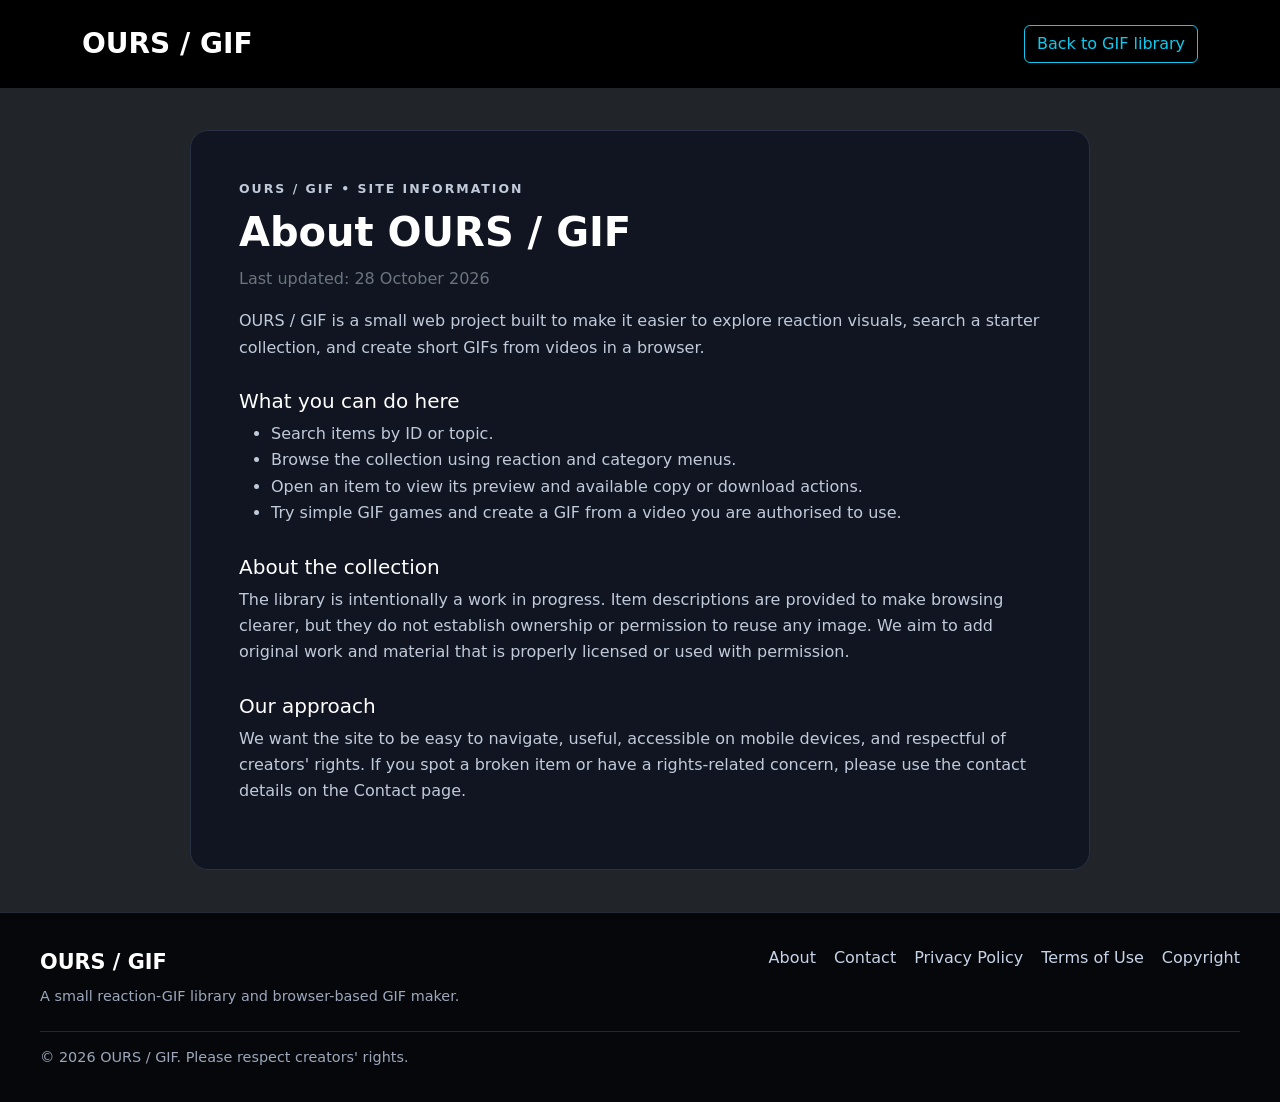
<file: about.html>
<!doctype html><html lang="en"><head><meta charset="utf-8"><meta name="viewport" content="width=device-width, initial-scale=1"><meta name="theme-color" content="#090b12"><link rel="stylesheet" href="https://cdn.jsdelivr.net/npm/bootstrap@5.3.0/dist/css/bootstrap.min.css"><link rel="stylesheet" href="style.css"><title>About | OURS / GIF</title><meta name="description" content="Learn what OURS / GIF offers and how the GIF library works."></head><body class="bg-dark text-white"><a class="skip-link" href="#main-content">Skip to content</a><nav class="navbar navbar-dark bg-black py-3"><div class="container"><a class="navbar-brand fw-bold fs-3" href="index.html">OURS / GIF</a><a class="btn btn-outline-info" href="index.html">Back to GIF library</a></div></nav><main id="main-content" class="policy-page"><p class="eyebrow">OURS / GIF • SITE INFORMATION</p><h1>About OURS / GIF</h1><p class="text-secondary">Last updated: 28 October 2026</p><p>OURS / GIF is a small web project built to make it easier to explore reaction visuals, search a starter collection, and create short GIFs from videos in a browser.</p><h2>What you can do here</h2><ul><li>Search items by ID or topic.</li><li>Browse the collection using reaction and category menus.</li><li>Open an item to view its preview and available copy or download actions.</li><li>Try simple GIF games and create a GIF from a video you are authorised to use.</li></ul><h2>About the collection</h2><p>The library is intentionally a work in progress. Item descriptions are provided to make browsing clearer, but they do not establish ownership or permission to reuse any image. We aim to add original work and material that is properly licensed or used with permission.</p><h2>Our approach</h2><p>We want the site to be easy to navigate, useful, accessible on mobile devices, and respectful of creators' rights. If you spot a broken item or have a rights-related concern, please use the contact details on the Contact page.</p></main><footer class="site-footer"><div class="footer-brand"><a href="index.html">OURS / GIF</a><p>A small reaction-GIF library and browser-based GIF maker.</p></div><nav class="footer-links" aria-label="Footer navigation"><a href="about.html">About</a><a href="contact.html">Contact</a><a href="privacy.html">Privacy Policy</a><a href="terms.html">Terms of Use</a><a href="copyright.html">Copyright</a></nav><p class="footer-note">© <span id="current-year">2026</span> OURS / GIF. Please respect creators' rights.</p></footer><script>document.getElementById('current-year').textContent = new Date().getFullYear();</script></body></html>
</file>
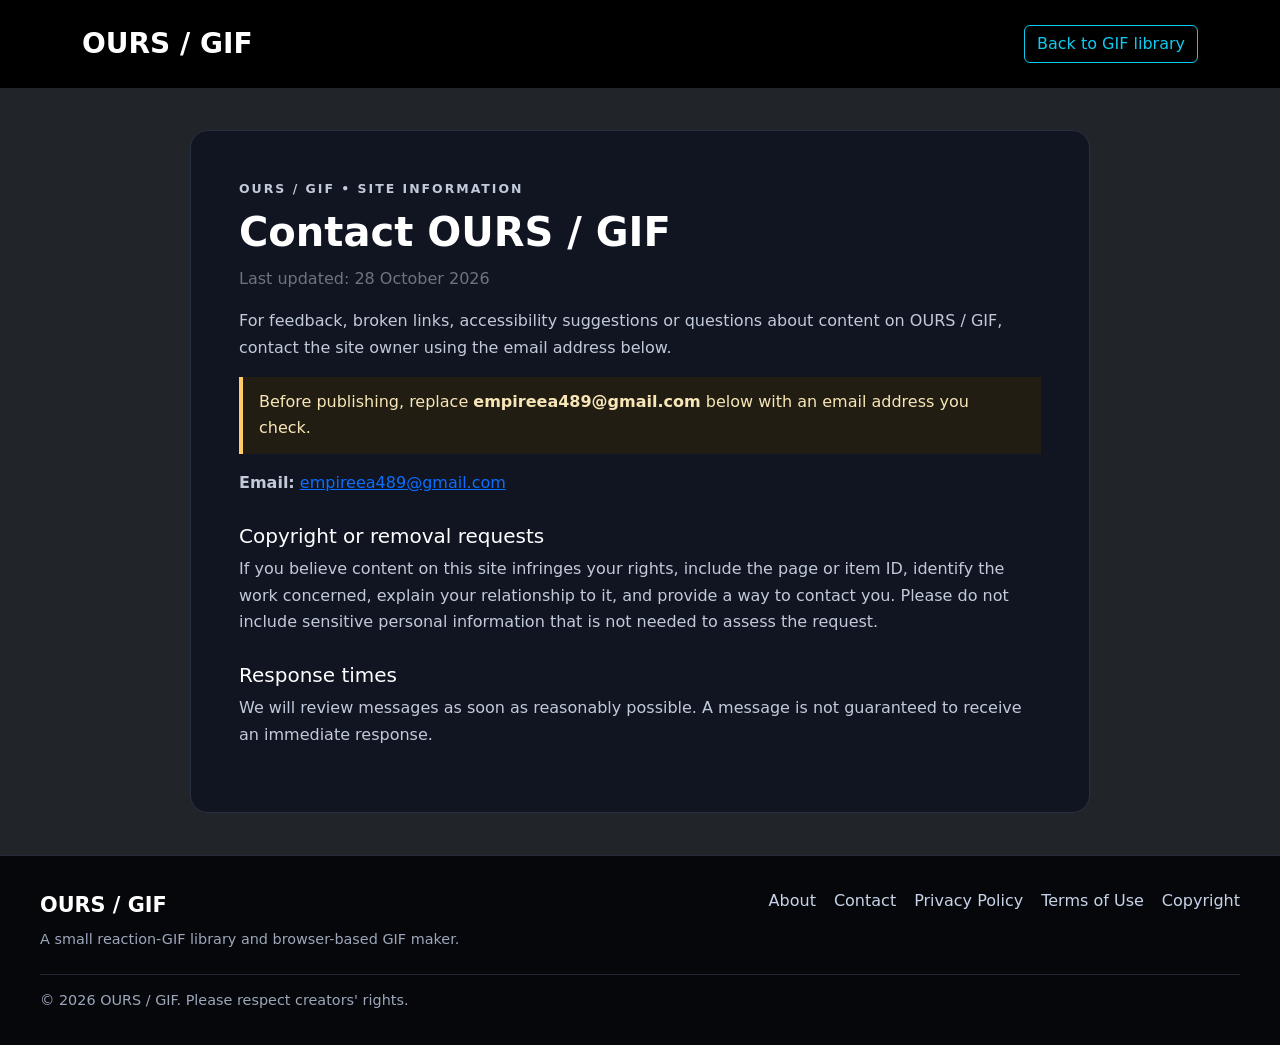
<file: contact.html>
<!doctype html><html lang="en"><head><meta charset="utf-8"><meta name="viewport" content="width=device-width, initial-scale=1"><meta name="theme-color" content="#090b12"><link rel="stylesheet" href="https://cdn.jsdelivr.net/npm/bootstrap@5.3.0/dist/css/bootstrap.min.css"><link rel="stylesheet" href="style.css"><title>Contact | OURS / GIF</title><meta name="description" content="Find how to contact the OURS / GIF website owner about feedback or content concerns."></head><body class="bg-dark text-white"><a class="skip-link" href="#main-content">Skip to content</a><nav class="navbar navbar-dark bg-black py-3"><div class="container"><a class="navbar-brand fw-bold fs-3" href="index.html">OURS / GIF</a><a class="btn btn-outline-info" href="index.html">Back to GIF library</a></div></nav><main id="main-content" class="policy-page"><p class="eyebrow">OURS / GIF • SITE INFORMATION</p><h1>Contact OURS / GIF</h1><p class="text-secondary">Last updated: 28 October 2026</p><p>For feedback, broken links, accessibility suggestions or questions about content on OURS / GIF, contact the site owner using the email address below.</p><p class="policy-warning">Before publishing, replace <strong>empireea489@gmail.com</strong> below with an email address you check.</p><p><strong>Email:</strong> <a href="mailto:empireea489@gmail.com">empireea489@gmail.com</a></p><h2>Copyright or removal requests</h2><p>If you believe content on this site infringes your rights, include the page or item ID, identify the work concerned, explain your relationship to it, and provide a way to contact you. Please do not include sensitive personal information that is not needed to assess the request.</p><h2>Response times</h2><p>We will review messages as soon as reasonably possible. A message is not guaranteed to receive an immediate response.</p></main><footer class="site-footer"><div class="footer-brand"><a href="index.html">OURS / GIF</a><p>A small reaction-GIF library and browser-based GIF maker.</p></div><nav class="footer-links" aria-label="Footer navigation"><a href="about.html">About</a><a href="contact.html">Contact</a><a href="privacy.html">Privacy Policy</a><a href="terms.html">Terms of Use</a><a href="copyright.html">Copyright</a></nav><p class="footer-note">© <span id="current-year">2026</span> OURS / GIF. Please respect creators' rights.</p></footer><script>document.getElementById('current-year').textContent = new Date().getFullYear();</script></body></html>
</file>
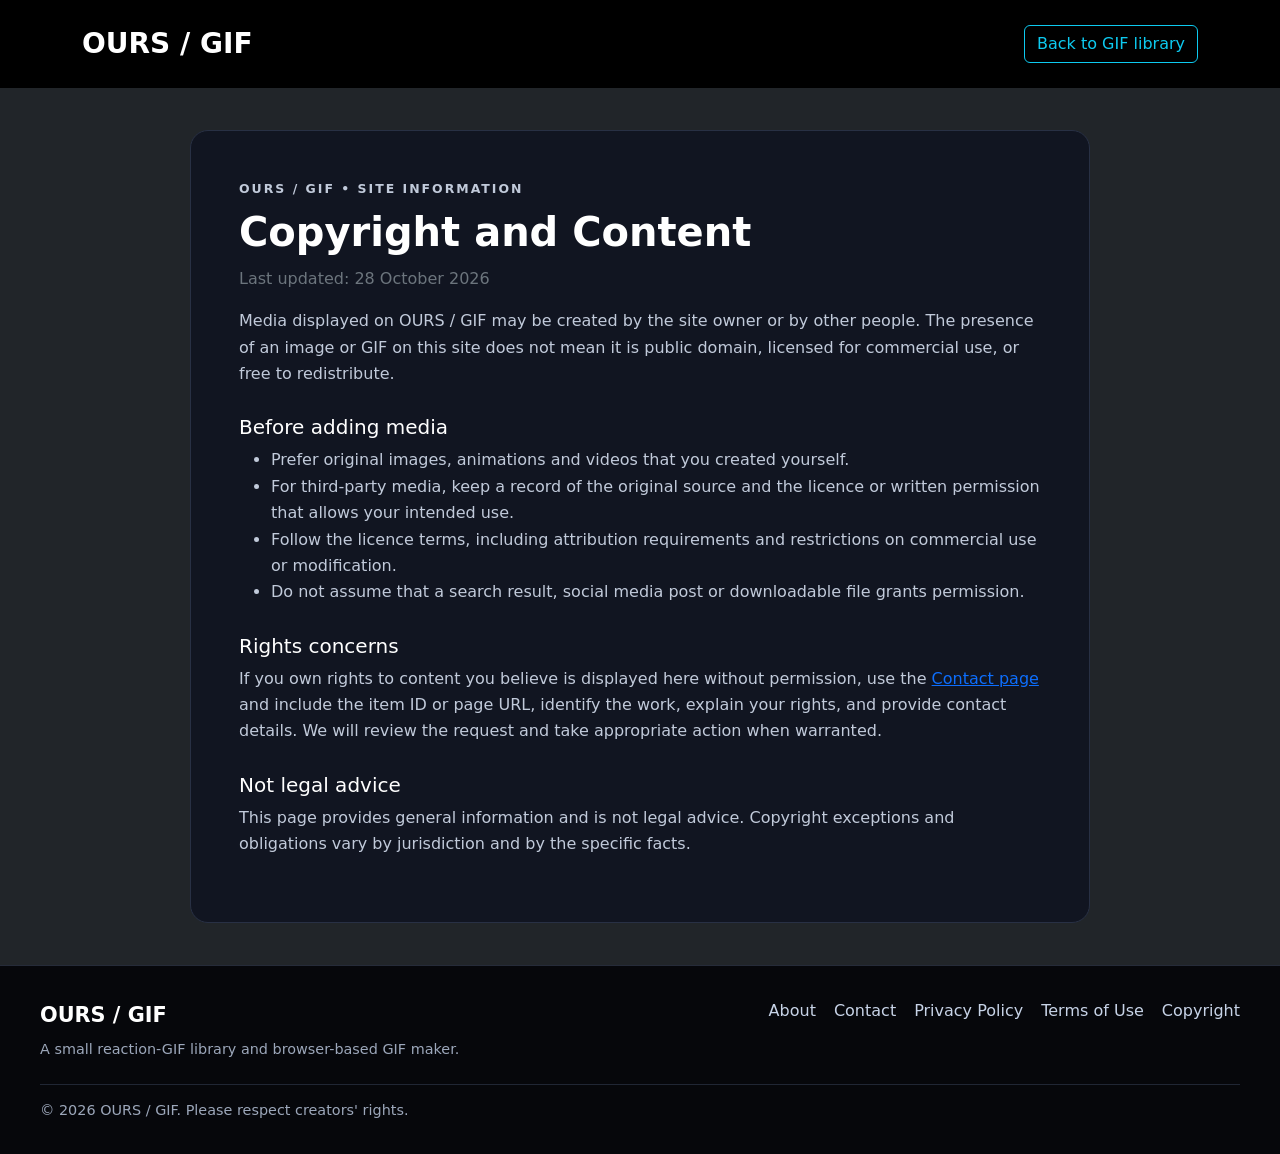
<file: copyright.html>
<!doctype html><html lang="en"><head><meta charset="utf-8"><meta name="viewport" content="width=device-width, initial-scale=1"><meta name="theme-color" content="#090b12"><link rel="stylesheet" href="https://cdn.jsdelivr.net/npm/bootstrap@5.3.0/dist/css/bootstrap.min.css"><link rel="stylesheet" href="style.css"><title>Copyright and Content | OURS / GIF</title><meta name="description" content="Information about content rights and reporting copyright concerns."></head><body class="bg-dark text-white"><a class="skip-link" href="#main-content">Skip to content</a><nav class="navbar navbar-dark bg-black py-3"><div class="container"><a class="navbar-brand fw-bold fs-3" href="index.html">OURS / GIF</a><a class="btn btn-outline-info" href="index.html">Back to GIF library</a></div></nav><main id="main-content" class="policy-page"><p class="eyebrow">OURS / GIF • SITE INFORMATION</p><h1>Copyright and Content</h1><p class="text-secondary">Last updated: 28 October 2026</p><p>Media displayed on OURS / GIF may be created by the site owner or by other people. The presence of an image or GIF on this site does not mean it is public domain, licensed for commercial use, or free to redistribute.</p><h2>Before adding media</h2><ul><li>Prefer original images, animations and videos that you created yourself.</li><li>For third-party media, keep a record of the original source and the licence or written permission that allows your intended use.</li><li>Follow the licence terms, including attribution requirements and restrictions on commercial use or modification.</li><li>Do not assume that a search result, social media post or downloadable file grants permission.</li></ul><h2>Rights concerns</h2><p>If you own rights to content you believe is displayed here without permission, use the <a href="contact.html">Contact page</a> and include the item ID or page URL, identify the work, explain your rights, and provide contact details. We will review the request and take appropriate action when warranted.</p><h2>Not legal advice</h2><p>This page provides general information and is not legal advice. Copyright exceptions and obligations vary by jurisdiction and by the specific facts.</p></main><footer class="site-footer"><div class="footer-brand"><a href="index.html">OURS / GIF</a><p>A small reaction-GIF library and browser-based GIF maker.</p></div><nav class="footer-links" aria-label="Footer navigation"><a href="about.html">About</a><a href="contact.html">Contact</a><a href="privacy.html">Privacy Policy</a><a href="terms.html">Terms of Use</a><a href="copyright.html">Copyright</a></nav><p class="footer-note">© <span id="current-year">2026</span> OURS / GIF. Please respect creators' rights.</p></footer><script>document.getElementById('current-year').textContent = new Date().getFullYear();</script></body></html>
</file>
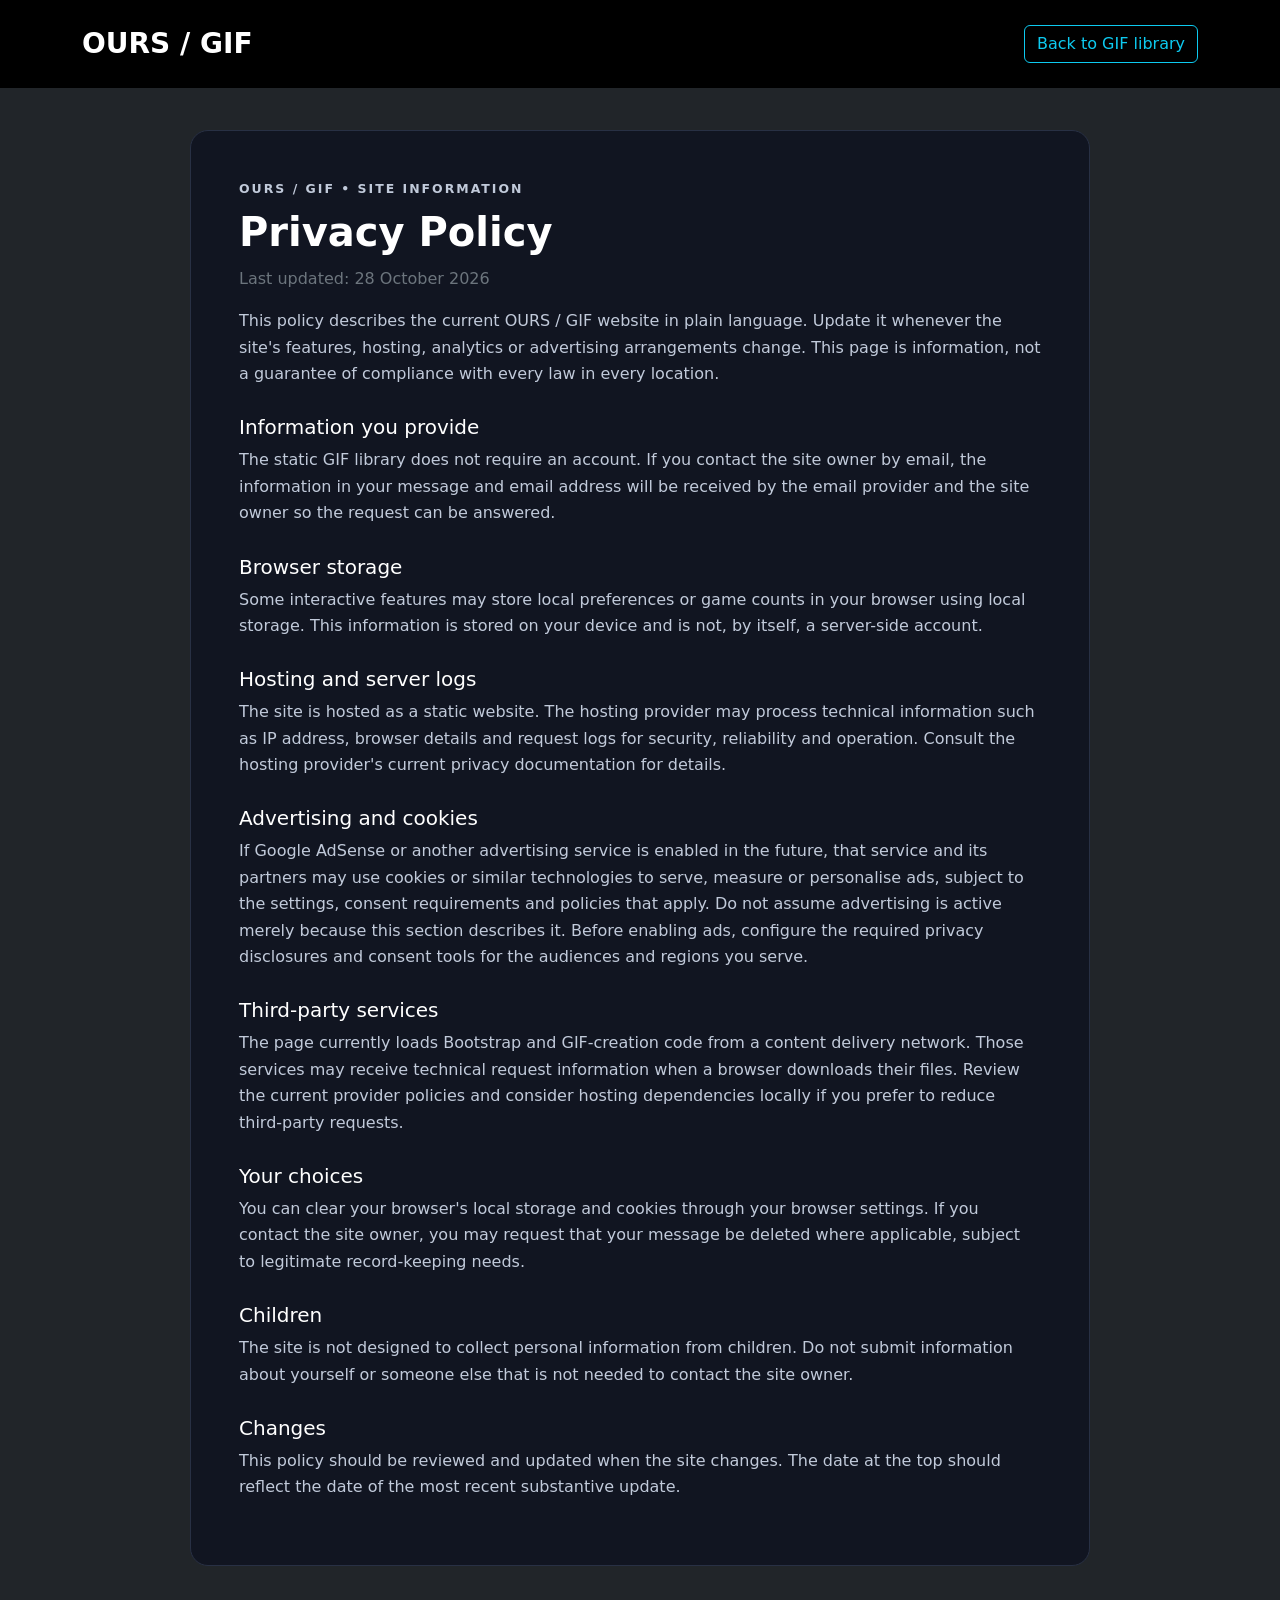
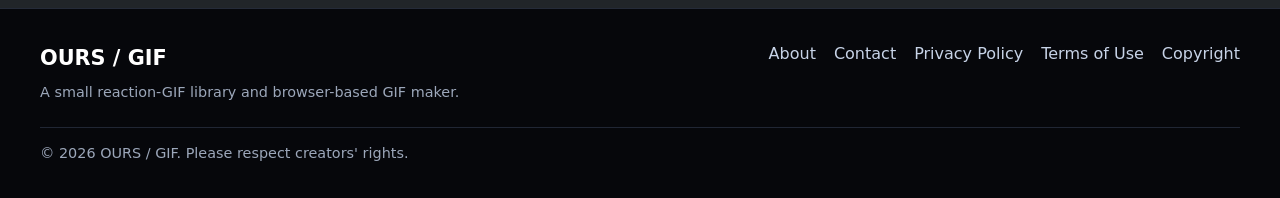
<file: privacy.html>
<!doctype html><html lang="en"><head><meta charset="utf-8"><meta name="viewport" content="width=device-width, initial-scale=1"><meta name="theme-color" content="#090b12"><link rel="stylesheet" href="https://cdn.jsdelivr.net/npm/bootstrap@5.3.0/dist/css/bootstrap.min.css"><link rel="stylesheet" href="style.css"><title>Privacy Policy | OURS / GIF</title><meta name="description" content="Read how OURS / GIF may handle information and browser storage."></head><body class="bg-dark text-white"><a class="skip-link" href="#main-content">Skip to content</a><nav class="navbar navbar-dark bg-black py-3"><div class="container"><a class="navbar-brand fw-bold fs-3" href="index.html">OURS / GIF</a><a class="btn btn-outline-info" href="index.html">Back to GIF library</a></div></nav><main id="main-content" class="policy-page"><p class="eyebrow">OURS / GIF • SITE INFORMATION</p><h1>Privacy Policy</h1><p class="text-secondary">Last updated: 28 October 2026</p><p>This policy describes the current OURS / GIF website in plain language. Update it whenever the site's features, hosting, analytics or advertising arrangements change. This page is information, not a guarantee of compliance with every law in every location.</p><h2>Information you provide</h2><p>The static GIF library does not require an account. If you contact the site owner by email, the information in your message and email address will be received by the email provider and the site owner so the request can be answered.</p><h2>Browser storage</h2><p>Some interactive features may store local preferences or game counts in your browser using local storage. This information is stored on your device and is not, by itself, a server-side account.</p><h2>Hosting and server logs</h2><p>The site is hosted as a static website. The hosting provider may process technical information such as IP address, browser details and request logs for security, reliability and operation. Consult the hosting provider's current privacy documentation for details.</p><h2>Advertising and cookies</h2><p>If Google AdSense or another advertising service is enabled in the future, that service and its partners may use cookies or similar technologies to serve, measure or personalise ads, subject to the settings, consent requirements and policies that apply. Do not assume advertising is active merely because this section describes it. Before enabling ads, configure the required privacy disclosures and consent tools for the audiences and regions you serve.</p><h2>Third-party services</h2><p>The page currently loads Bootstrap and GIF-creation code from a content delivery network. Those services may receive technical request information when a browser downloads their files. Review the current provider policies and consider hosting dependencies locally if you prefer to reduce third-party requests.</p><h2>Your choices</h2><p>You can clear your browser's local storage and cookies through your browser settings. If you contact the site owner, you may request that your message be deleted where applicable, subject to legitimate record-keeping needs.</p><h2>Children</h2><p>The site is not designed to collect personal information from children. Do not submit information about yourself or someone else that is not needed to contact the site owner.</p><h2>Changes</h2><p>This policy should be reviewed and updated when the site changes. The date at the top should reflect the date of the most recent substantive update.</p></main><footer class="site-footer"><div class="footer-brand"><a href="index.html">OURS / GIF</a><p>A small reaction-GIF library and browser-based GIF maker.</p></div><nav class="footer-links" aria-label="Footer navigation"><a href="about.html">About</a><a href="contact.html">Contact</a><a href="privacy.html">Privacy Policy</a><a href="terms.html">Terms of Use</a><a href="copyright.html">Copyright</a></nav><p class="footer-note">© <span id="current-year">2026</span> OURS / GIF. Please respect creators' rights.</p></footer><script>document.getElementById('current-year').textContent = new Date().getFullYear();</script></body></html>
</file>
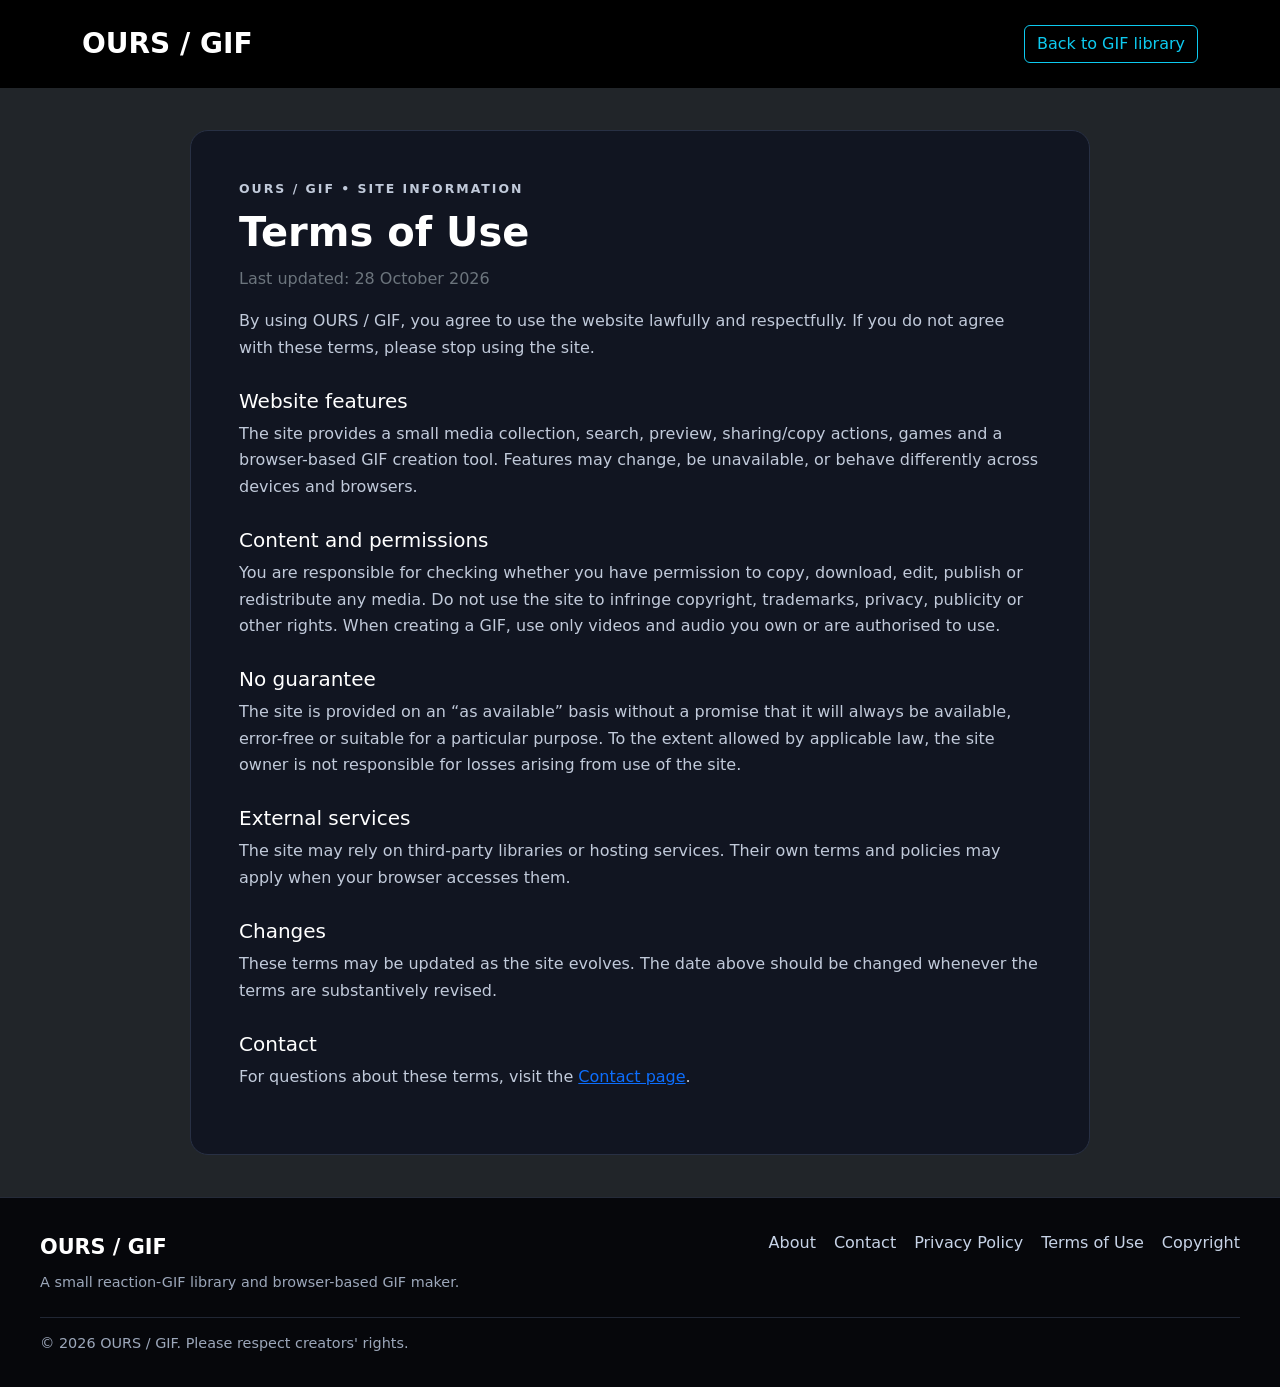
<file: terms.html>
<!doctype html><html lang="en"><head><meta charset="utf-8"><meta name="viewport" content="width=device-width, initial-scale=1"><meta name="theme-color" content="#090b12"><link rel="stylesheet" href="https://cdn.jsdelivr.net/npm/bootstrap@5.3.0/dist/css/bootstrap.min.css"><link rel="stylesheet" href="style.css"><title>Terms of Use | OURS / GIF</title><meta name="description" content="Terms for using the OURS / GIF website."></head><body class="bg-dark text-white"><a class="skip-link" href="#main-content">Skip to content</a><nav class="navbar navbar-dark bg-black py-3"><div class="container"><a class="navbar-brand fw-bold fs-3" href="index.html">OURS / GIF</a><a class="btn btn-outline-info" href="index.html">Back to GIF library</a></div></nav><main id="main-content" class="policy-page"><p class="eyebrow">OURS / GIF • SITE INFORMATION</p><h1>Terms of Use</h1><p class="text-secondary">Last updated: 28 October 2026</p><p>By using OURS / GIF, you agree to use the website lawfully and respectfully. If you do not agree with these terms, please stop using the site.</p><h2>Website features</h2><p>The site provides a small media collection, search, preview, sharing/copy actions, games and a browser-based GIF creation tool. Features may change, be unavailable, or behave differently across devices and browsers.</p><h2>Content and permissions</h2><p>You are responsible for checking whether you have permission to copy, download, edit, publish or redistribute any media. Do not use the site to infringe copyright, trademarks, privacy, publicity or other rights. When creating a GIF, use only videos and audio you own or are authorised to use.</p><h2>No guarantee</h2><p>The site is provided on an “as available” basis without a promise that it will always be available, error-free or suitable for a particular purpose. To the extent allowed by applicable law, the site owner is not responsible for losses arising from use of the site.</p><h2>External services</h2><p>The site may rely on third-party libraries or hosting services. Their own terms and policies may apply when your browser accesses them.</p><h2>Changes</h2><p>These terms may be updated as the site evolves. The date above should be changed whenever the terms are substantively revised.</p><h2>Contact</h2><p>For questions about these terms, visit the <a href="contact.html">Contact page</a>.</p></main><footer class="site-footer"><div class="footer-brand"><a href="index.html">OURS / GIF</a><p>A small reaction-GIF library and browser-based GIF maker.</p></div><nav class="footer-links" aria-label="Footer navigation"><a href="about.html">About</a><a href="contact.html">Contact</a><a href="privacy.html">Privacy Policy</a><a href="terms.html">Terms of Use</a><a href="copyright.html">Copyright</a></nav><p class="footer-note">© <span id="current-year">2026</span> OURS / GIF. Please respect creators' rights.</p></footer><script>document.getElementById('current-year').textContent = new Date().getFullYear();</script></body></html>
</file>
<file: style.css>
/* Styling for GIPHY-style Mega Menu */
.mega-dropdown {
  background: linear-gradient(135deg, #1b70fe 0%, #00aaff 100%) !important;
  border-radius: 0 0 8px 8px !important;
  margin-top: 0 !important;
  position: absolute;
  left: 0;
  right: 0;
}

/* Category links in the dropdown grid */
.mega-link {
  display: block;
  color: #ffffff;
  font-weight: 700;
  font-size: 1.1rem;
  text-decoration: none;
  padding: 8px 0;
  transition: opacity 0.2s ease, transform 0.2s ease;
  cursor: pointer;
}

.mega-link:hover {
  color: #ffffff;
  opacity: 0.8;
  transform: translateX(4px);
}

/* Pointer arrow under active button */
.dropdown-toggle.show::after {
  content: '';
  position: absolute;
  bottom: -9px;
  left: 20px;
  border-left: 8px solid transparent;
  border-right: 8px solid transparent;
  border-bottom: 8px solid #1b70fe;
  display: block;
  width: 0;
  height: 0;
}

/* ===== Grid ===== */
.grid-container {
  display: grid;
  grid-template-columns: repeat(4, 1fr);
  gap: 20px;
  padding: 20px;
}

/* Styling for the card containers (dark, matches bg-dark theme) */
.grid-card {
  display: flex;
  flex-direction: column;
  background: #1a1a1a;
  border-radius: 8px;
  border: 1px solid #333;
  overflow: hidden;
}

.media-item {
  width: 100%;
  height: 200px;
  object-fit: cover;
}

/* ID Label Styling */
.item-id-label {
  padding: 8px;
  font-size: 14px;
  font-family: sans-serif;
  color: #aaa;
  background: #111;
  text-align: center;
  border-top: 1px solid #333;
}

/* Responsive design */
@media (max-width: 1024px) {
  .grid-container { grid-template-columns: repeat(2, 1fr); }
}
@media (max-width: 600px) {
  .grid-container { grid-template-columns: 1fr; }
  #search-bar { width: 90%; }
}

/* ===== Search bar ===== */
.search-wrapper {
  padding: 20px;
  text-align: center;
}
#search-bar {
  width: 50%;
  padding: 10px 15px;
  font-size: 16px;
  border: 2px solid #333;
  border-radius: 25px;
  outline: none;
  background: #1a1a1a;
  color: #fff;
}
#search-bar:focus {
  border-color: #007BFF;
}

/* ===== Copy button on each card ===== */
.copy-btn {
  padding: 8px;
  font-size: 14px;
  font-family: sans-serif;
  font-weight: 600;
  color: #fff;
  background: #1b70fe;
  border: none;
  border-top: 1px solid #333;
  cursor: pointer;
  transition: background 0.2s ease;
}
.copy-btn:hover {
  background: #00aaff;
}
.copy-btn.copied {
  background: #28a745;
}

/* ===== GIF Creator panel ===== */
.creator-panel {
  max-width: 560px;
  margin: 20px auto;
  padding: 24px;
  background: #16181d;
  border: 1px solid #333;
  border-radius: 12px;
}
.creator-controls label { color: #ccc; font-size: 14px; }

/* ===== Theater ===== */
.theater {
  display: none;
  position: fixed;
  inset: 0;
  background: rgba(0,0,0,0.92);
  z-index: 1050;
  flex-direction: column;
  align-items: center;
  justify-content: center;
  gap: 14px;
  padding: 20px;
}
.theater-img {
  max-width: 90vw;
  max-height: 65vh;
  border-radius: 12px;
  border: 1px solid #333;
  object-fit: contain;
  background: #000;
}
.theater-id { color: #aaa; font-size: 15px; }
.theater-actions { display: flex; gap: 10px; flex-wrap: wrap; justify-content: center; }
.theater-close {
  position: absolute;
  top: 18px; right: 24px;
  background: none; border: none;
  color: #fff; font-size: 30px;
  cursor: pointer;
}
.theater-close:hover { color: #00ccff; }

/* ===== Toast ===== */
.toast-msg {
  position: fixed;
  bottom: 26px; left: 50%;
  transform: translateX(-50%) translateY(80px);
  background: #1b70fe;
  color: #fff;
  padding: 10px 22px;
  border-radius: 25px;
  font-weight: 600;
  opacity: 0;
  transition: all 0.3s ease;
  z-index: 2000;
  pointer-events: none;
}
.toast-msg.show {
  opacity: 1;
  transform: translateX(-50%) translateY(0);
}

/* Cards feel clickable */
.grid-card { cursor: pointer; }

/* Highlight trending ID labels */
.item-id-label { font-weight: 600; }

/* ===== Battle ===== */
.battle-img { height: 200px; object-fit: cover; cursor: pointer; transition: transform 0.15s ease; border: 2px solid transparent; }
.battle-side:hover .battle-img { transform: scale(1.04); border-color: #00ccff; }

/* ===== Memory ===== */
.memory-grid {
  display: grid;
  grid-template-columns: repeat(4, 1fr);
  gap: 10px;
}
.mem-tile {
  position: relative;
  aspect-ratio: 1;
  background: #222;
  border: 1px solid #444;
  border-radius: 8px;
  cursor: pointer;
  overflow: hidden;
  display: flex;
  align-items: center;
  justify-content: center;
}
.mem-img { width: 100%; height: 100%; object-fit: cover; }
.mem-back { font-size: 28px; }

/* ===== Original editorial content and accessibility ===== */
:root { color-scheme: dark; }
html { scroll-behavior: smooth; scroll-padding-top: 90px; }
body { background: #090b12 !important; color: #f5f7fb; line-height: 1.65; }
a:focus-visible, button:focus-visible, input:focus-visible { outline: 3px solid #00ccff; outline-offset: 3px; }
.hero-section { max-width: 1200px; margin: 36px auto 22px; padding: clamp(24px, 5vw, 56px); display: grid; grid-template-columns: minmax(0, 1.7fr) minmax(220px, .8fr); align-items: center; gap: 32px; border: 1px solid #252d40; border-radius: 24px; background: radial-gradient(circle at 90% 10%, rgba(0,204,255,.16), transparent 38%), linear-gradient(135deg,#111827,#0d1019); }
.eyebrow { margin: 0 0 8px; color: #00ccff; font-size: .78rem; font-weight: 800; letter-spacing: .16em; }
.hero-section h1 { max-width: 780px; font-size: clamp(2.2rem, 5vw, 4.25rem); line-height: 1.05; letter-spacing: -.04em; font-weight: 850; }
.hero-lead { max-width: 760px; color: #c2cad8; font-size: 1.08rem; }
.hero-actions { display: flex; flex-wrap: wrap; gap: 12px; margin-top: 22px; }
.hero-note { padding: 24px; border-radius: 18px; border: 1px solid #293449; background: rgba(8,12,22,.75); }
.hero-note-icon { display: block; color: #ffcc66; font-size: 2rem; }
.hero-note p, .intro-section p, .gallery-heading p, .use-note p { color: #b8c1d1; }
.intro-section, .gallery-heading, .use-note { max-width: 1200px; margin: 42px auto 22px; padding: 0 20px; }
.intro-section h2, .gallery-heading h2, .use-note h2 { font-size: clamp(1.6rem,3vw,2.2rem); font-weight: 800; }
.info-grid { display: grid; grid-template-columns: repeat(3,minmax(0,1fr)); gap: 16px; margin-top: 20px; }
.info-card { border: 1px solid #283044; border-radius: 16px; padding: 22px; background: #111521; }
.info-card > span { font-size: 1.8rem; }
.info-card h3 { margin-top: 10px; font-size: 1.1rem; font-weight: 750; }
.info-card p { margin-bottom: 0; }
.search-wrapper { max-width: 800px; margin: 38px auto 28px; padding: 18px 20px; }
.search-label { display: block; font-weight: 750; margin-bottom: 8px; }
#search-bar { width: 100%; min-height: 50px; border-radius: 12px; border: 1px solid #3b465d; background: #111521; }
.search-help { color: #9da8bc; font-size: .9rem; margin: 8px 0 0; }
.gallery-heading { display: flex; justify-content: space-between; align-items: end; gap: 20px; }
.gallery-heading p { max-width: 740px; margin-bottom: 0; }
.collection-count { white-space: nowrap; padding: 8px 12px; border: 1px solid #303a50; border-radius: 999px; color: #c8d1e0; font-size: .9rem; }
.grid-container { max-width: 1240px; margin: 0 auto; grid-template-columns: repeat(4,minmax(0,1fr)); }
.grid-card { cursor: pointer; background: #111521; border-color: #293247; border-radius: 14px; transition: transform .18s ease, border-color .18s ease, box-shadow .18s ease; }
.grid-card:hover { transform: translateY(-4px); border-color: #00aaff; box-shadow: 0 12px 30px rgba(0,0,0,.25); }
.media-item { height: 210px; object-fit: contain; background: #080a10; }
.card-copy { padding: 14px 15px 4px; }
.card-copy h3 { font-size: 1rem; font-weight: 800; margin: 0 0 5px; }
.card-copy p { color: #aeb8c9; font-size: .9rem; line-height: 1.5; margin: 0; }
.item-id-label { margin-top: 12px; }
.copy-btn { margin-top: auto; }
.no-results { max-width: 900px; margin: 20px auto; padding: 18px; color: #f8d58a; text-align: center; border: 1px solid #544727; border-radius: 12px; background: #1b1810; }
.use-note { margin-top: 52px; margin-bottom: 42px; padding: 24px; border: 1px solid #30384a; border-radius: 16px; background: #10131c; }
.site-footer { padding: 32px max(20px,calc((100% - 1200px)/2)); border-top: 1px solid #252b39; background: #06070b; display: grid; grid-template-columns: 1fr auto; gap: 16px 28px; }
.footer-brand a { color: #fff; font-size: 1.3rem; font-weight: 850; text-decoration: none; }
.footer-brand p, .footer-note { color: #9ca7ba; font-size: .9rem; margin: 6px 0 0; }
.footer-links { display: flex; flex-wrap: wrap; align-items: start; justify-content: end; gap: 10px 18px; }
.footer-links a { color: #c7d3e7; text-decoration: none; }
.footer-links a:hover { color: #00ccff; text-decoration: underline; }
.footer-note { grid-column: 1 / -1; border-top: 1px solid #202634; padding-top: 14px; }
.policy-page { max-width: 900px; min-height: 65vh; margin: 42px auto; padding: clamp(22px,5vw,48px); border: 1px solid #283044; border-radius: 18px; background: #111521; }
.policy-page h1 { font-weight: 850; margin-bottom: 10px; }
.policy-page h2 { margin-top: 28px; font-size: 1.25rem; }
.policy-page p, .policy-page li { color: #c1cada; }
.policy-warning { border-left: 4px solid #ffcc66; padding: 12px 16px; background: #211d12; color: #f8e6b7 !important; }
.skip-link { position: absolute; left: -9999px; top: 10px; z-index: 2000; padding: 10px; background: white; color: black; }
.skip-link:focus { left: 10px; }
@media (max-width: 900px) { .hero-section { margin: 22px 16px; grid-template-columns: 1fr; } .info-grid { grid-template-columns: 1fr; } .grid-container { grid-template-columns: repeat(2,minmax(0,1fr)); } .gallery-heading { align-items: start; flex-direction: column; } }
@media (max-width: 600px) { .grid-container { grid-template-columns: 1fr; padding: 16px; } .media-item { height: 230px; } .site-footer { grid-template-columns: 1fr; } .footer-links { justify-content: start; } .footer-note { grid-column: auto; } }
@media (prefers-reduced-motion: reduce) { html { scroll-behavior: auto; } *, *::before, *::after { transition-duration: .01ms !important; animation-duration: .01ms !important; } }
</file>
